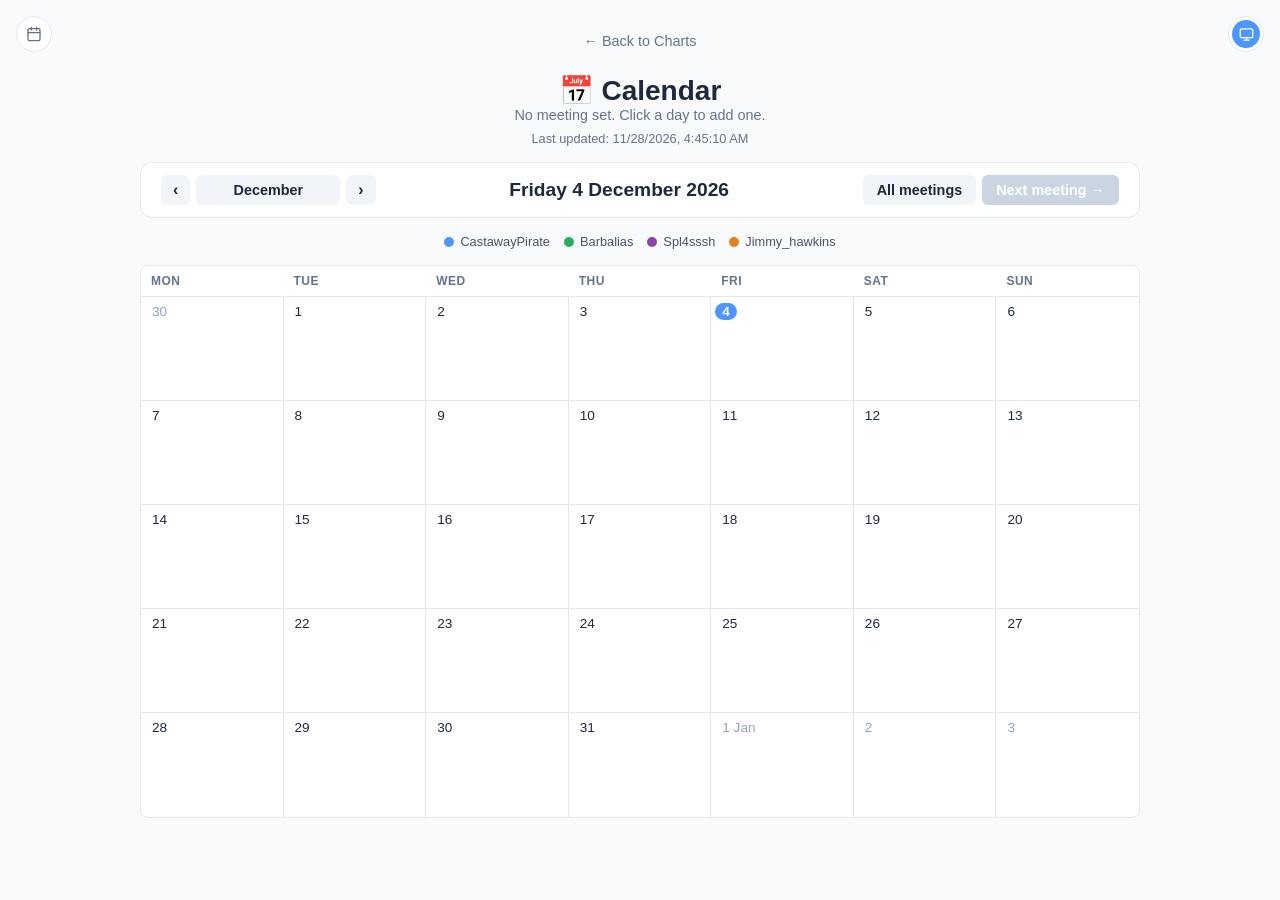
<file: calendar.html>
<!DOCTYPE html>
<html lang="en">
<head>
<meta charset="UTF-8">
<meta name="viewport" content="width=device-width, initial-scale=1.0">
<title>Grind Grid — Calendar</title>
<link rel="icon" href="data:image/svg+xml,<svg xmlns='http://www.w3.org/2000/svg' viewBox='0 0 100 100'><text y='.9em' font-size='90'>📈</text></svg>">
<script src="theme.js"></script>
<link rel="stylesheet" href="theme.css">
<style>
:root{--meeting-bg:#e0ecff;--meeting-hover:#d4e4ff;--meeting-text:#1d4ed8;--past-hover:#e9eef4}
:root[data-theme="dark"]{--meeting-bg:rgba(77,150,255,0.16);--meeting-hover:rgba(77,150,255,0.24);--meeting-text:#93c5fd;--past-hover:#2a2a44}
*{margin:0;padding:0;box-sizing:border-box}
body{font-family:-apple-system,BlinkMacSystemFont,'Segoe UI',Roboto,sans-serif;background:var(--bg);color:var(--text);padding:2rem 1rem}
.container{max-width:1000px;margin:0 auto}
.nav{text-align:center;margin-bottom:1.5rem}
.nav a{color:var(--muted);text-decoration:none;font-size:0.9rem}
.nav a:hover{color:var(--text)}
h1{font-size:1.75rem;font-weight:700;text-align:center}
.subtitle{text-align:center;color:var(--muted);margin-bottom:0.5rem;font-size:0.9rem}
.subtitle strong{color:var(--text)}
.updated{text-align:center;color:var(--muted);margin-bottom:1rem;font-size:0.8rem}
.error{text-align:center;padding:1rem;margin-bottom:1rem;color:var(--error-text);background:var(--error-bg);border-radius:8px;border:1px solid var(--error-border)}
.toolbar{display:flex;justify-content:space-between;align-items:center;gap:12px;flex-wrap:wrap;margin-bottom:1rem;background:var(--surface);padding:12px 20px;border-radius:12px;border:1px solid var(--border)}
.toolbar-group{display:flex;align-items:center;gap:6px}
.toolbar h2{font-size:1.2rem;font-weight:600;text-align:center}
.month-btn{min-width:9rem}
.btn{border:none;border-radius:6px;padding:7px 14px;font-size:0.9rem;font-family:inherit;font-weight:600;cursor:pointer}
.btn-primary{background:var(--accent);color:#fff}
.btn-primary:hover{background:var(--accent-hover)}
.btn-primary:disabled{background:var(--divider);cursor:default}
.btn-secondary{background:var(--surface-alt);color:var(--text)}
.btn-secondary:hover{background:var(--surface-hover)}
.btn-arrow{padding:7px 12px;font-size:1rem;line-height:1}
.btn-danger{background:var(--surface);color:var(--error-text);border:1px solid var(--error-border)}
.btn-danger:hover{background:var(--error-bg)}
.legend{display:flex;justify-content:center;flex-wrap:wrap;gap:4px 14px;margin-bottom:1rem;font-size:0.8rem;color:var(--text-soft)}
.legend span{display:inline-flex;align-items:center;gap:6px}
.dot{display:inline-block;width:10px;height:10px;border-radius:50%;flex:none}
.calendar{background:var(--surface);border:1px solid var(--border);border-radius:8px;overflow:hidden}
.weekdays,.grid{display:grid;grid-template-columns:repeat(7,minmax(0,1fr))}
.weekdays div{padding:8px 10px;font-size:0.75rem;font-weight:600;color:var(--muted);text-transform:uppercase;letter-spacing:.04em;border-bottom:1px solid var(--border)}
.cell{position:relative;min-height:104px;padding:6px 8px;border-right:1px solid var(--border);border-bottom:1px solid var(--border);cursor:pointer;display:flex;flex-direction:column;gap:6px;transition:background .12s}
.cell:nth-child(7n){border-right:none}
.cell:nth-last-child(-n+7){border-bottom:none}
.cell:hover{background:var(--surface-alt)}
.cell:focus-visible{outline:2px solid var(--accent);outline-offset:-2px}
.cell-head{display:flex;justify-content:space-between;align-items:center;gap:4px}
.day-num{font-size:0.85rem;font-weight:500;padding:1px 7px;margin-left:-4px;border-radius:999px;white-space:nowrap}
.other-month .day-num{color:var(--faint)}
.other-month .dots{opacity:.5}
.today .day-num{background:var(--accent);color:#fff;font-weight:700}
.next-tag{font-size:0.65rem;font-weight:700;text-transform:uppercase;letter-spacing:.05em;color:#fff;background:var(--accent);border-radius:4px;padding:1px 5px}
.meeting-time{font-size:0.8rem;font-weight:600;white-space:nowrap;overflow:hidden;text-overflow:ellipsis}
.meeting-upcoming{background:var(--meeting-bg);box-shadow:inset 0 0 0 2px var(--accent)}
.meeting-upcoming:hover{background:var(--meeting-hover)}
.meeting-upcoming .meeting-time{color:var(--meeting-text)}
.meeting-past{background:var(--surface-alt)}
.meeting-past:hover{background:var(--past-hover)}
.meeting-past .meeting-time{color:var(--muted)}
.meeting-local{margin-top:-4px;font-size:0.7rem;color:var(--muted);white-space:nowrap;overflow:hidden;text-overflow:ellipsis}
.dots{display:flex;flex-wrap:wrap;gap:4px;margin-top:auto}
#dotTip{position:fixed;z-index:1002;pointer-events:none;padding:6px 8px;background:rgba(0,0,0,0.8);border-radius:6px;color:#fff;font:bold 13px 'Courier New',Courier,monospace;white-space:nowrap}
#dotTip[hidden]{display:none}
#dayBox{position:fixed;top:50%;left:50%;transform:translate(-50%,-50%);z-index:1000;width:360px;max-width:calc(100vw - 2rem);background:var(--surface);border:1px solid var(--border);border-radius:12px;padding:16px;box-shadow:var(--shadow)}
#dayBox[hidden]{display:none}
.day-box-head{display:flex;justify-content:space-between;align-items:center;margin-bottom:12px}
.day-title{font-size:1.05rem;font-weight:700}
.day-close{background:none;border:none;font-size:1.3rem;line-height:1;color:var(--muted);cursor:pointer;padding:2px 6px;border-radius:6px}
.day-close:hover{background:var(--surface-alt);color:var(--text)}
.section-label{font-size:0.7rem;font-weight:700;text-transform:uppercase;letter-spacing:.05em;color:var(--muted);margin-bottom:6px}
.day-hours{list-style:none;margin-bottom:14px;font-size:0.9rem}
.day-hours li{display:flex;align-items:center;gap:8px;padding:3px 0}
.day-hours .hours{margin-left:auto;font:bold 13px 'Courier New',Courier,monospace}
.day-hours .none{color:var(--faint)}
.day-empty{color:var(--faint);font-size:0.85rem;margin-bottom:14px}
.meeting-view{font-size:0.95rem;font-weight:600}
.meeting-form,.meeting-unlock{display:flex;flex-wrap:wrap;gap:8px;margin-top:4px}
.meeting-form[hidden],.meeting-unlock[hidden],.meeting-view[hidden]{display:none}
.meeting-form input,.meeting-unlock input{background:var(--input-bg);color:var(--text);border:1px solid var(--border);border-radius:6px;padding:6px 10px;font-size:0.9rem;font-family:inherit}
.meeting-form input:focus,.meeting-unlock input:focus{outline:none;border-color:var(--accent)}
.meeting-form input[type=date]{flex:1 1 140px}
.meeting-form input[type=time]{flex:1 1 90px}
.meeting-unlock input{flex:1;min-width:0}
.zone-hint{width:100%;font-size:0.8rem;color:var(--muted)}
.zone-hint[hidden]{display:none}
.form-buttons{display:flex;gap:8px;width:100%}
.form-buttons .btn-primary{flex:1}
.day-status{min-height:1.2em;margin-top:8px;font-size:0.85rem;color:var(--muted)}
#meetingsBox{position:fixed;top:50%;left:50%;transform:translate(-50%,-50%);z-index:1000;width:400px;max-width:calc(100vw - 2rem);max-height:calc(100vh - 4rem);overflow-y:auto;background:var(--surface);border:1px solid var(--border);border-radius:12px;padding:16px;box-shadow:var(--shadow)}
#meetingsBox[hidden]{display:none}
.meeting-list{list-style:none;margin:0 -8px 12px}
.meeting-list[hidden],.meetings-box .section-label[hidden],.meetings-box .day-empty[hidden]{display:none}
.meeting-list button{display:flex;align-items:baseline;gap:10px;width:100%;padding:7px 8px;border:none;border-radius:6px;background:none;color:var(--text);font:inherit;font-size:0.9rem;text-align:left;cursor:pointer}
.meeting-list button:hover{background:var(--surface-alt)}
.meeting-list button:focus-visible{outline:2px solid var(--accent);outline-offset:-2px}
.meeting-list .when{flex:1;min-width:0}
.meeting-list .clock-time{font-weight:600}
.meeting-list .side{flex:none;color:var(--muted);font-size:0.8rem;white-space:nowrap}
.meeting-list .is-next .side{color:var(--accent);font-weight:700}
.meeting-list .past{color:var(--muted)}
.meeting-list .past .clock-time{font-weight:500}
#toast{position:fixed;bottom:1.5rem;left:50%;transform:translateX(-50%);z-index:1001;max-width:calc(100vw - 2rem);padding:8px 14px;background:#7f1d1d;border-radius:6px;color:#fff;font:bold 13px 'Courier New',Courier,monospace}
#toast[hidden]{display:none}
@media (max-width:640px){
  body{padding:1.5rem 1rem}
  .toolbar{padding:10px 12px;justify-content:center}
  .toolbar h2{order:-1;width:100%}
  .weekdays div{padding:6px 4px;font-size:0.65rem;text-align:center;letter-spacing:0}
  .cell{min-height:68px;padding:4px;gap:3px}
  .day-num{font-size:0.75rem;padding:0 5px;margin-left:0}
  .next-tag{display:none}
  .meeting-time{font-size:0.65rem}
  .meeting-time .clock{display:none}
  .meeting-local{font-size:0.6rem;margin-top:-2px}
  .dots{gap:3px}
  .cell .dot{width:7px;height:7px}
}
</style>
</head>
<body>
<div class="container">
<div class="nav"><a href="index.html">← Back to Charts</a></div>

<h1>📅 Calendar</h1>
<p class="subtitle" id="nextLine">Loading meetings…</p>
<p class="updated" id="updated"></p>

<div id="dataError"></div>

<div class="toolbar">
  <div class="toolbar-group">
    <button class="btn btn-secondary btn-arrow" id="prevMonth" aria-label="Previous month">‹</button>
    <button class="btn btn-secondary month-btn" id="todayBtn" title="Go to today"></button>
    <button class="btn btn-secondary btn-arrow" id="nextMonth" aria-label="Next month">›</button>
  </div>
  <h2 id="todayTitle"></h2>
  <div class="toolbar-group">
    <button class="btn btn-secondary" id="allMeetingsBtn" aria-haspopup="dialog" aria-expanded="false" aria-controls="meetingsBox">All meetings</button>
    <button class="btn btn-primary" id="nextMeetingBtn">Next meeting →</button>
  </div>
</div>

<div class="legend" id="legend"></div>

<div class="calendar">
  <div class="weekdays" aria-hidden="true">
    <div>Mon</div><div>Tue</div><div>Wed</div><div>Thu</div><div>Fri</div><div>Sat</div><div>Sun</div>
  </div>
  <div class="grid" id="grid"></div>
</div>
</div>

<script src="common.js"></script>
<script src="reminder.js"></script>
<script src="calendar.js"></script>
</body>
</html>
</file>
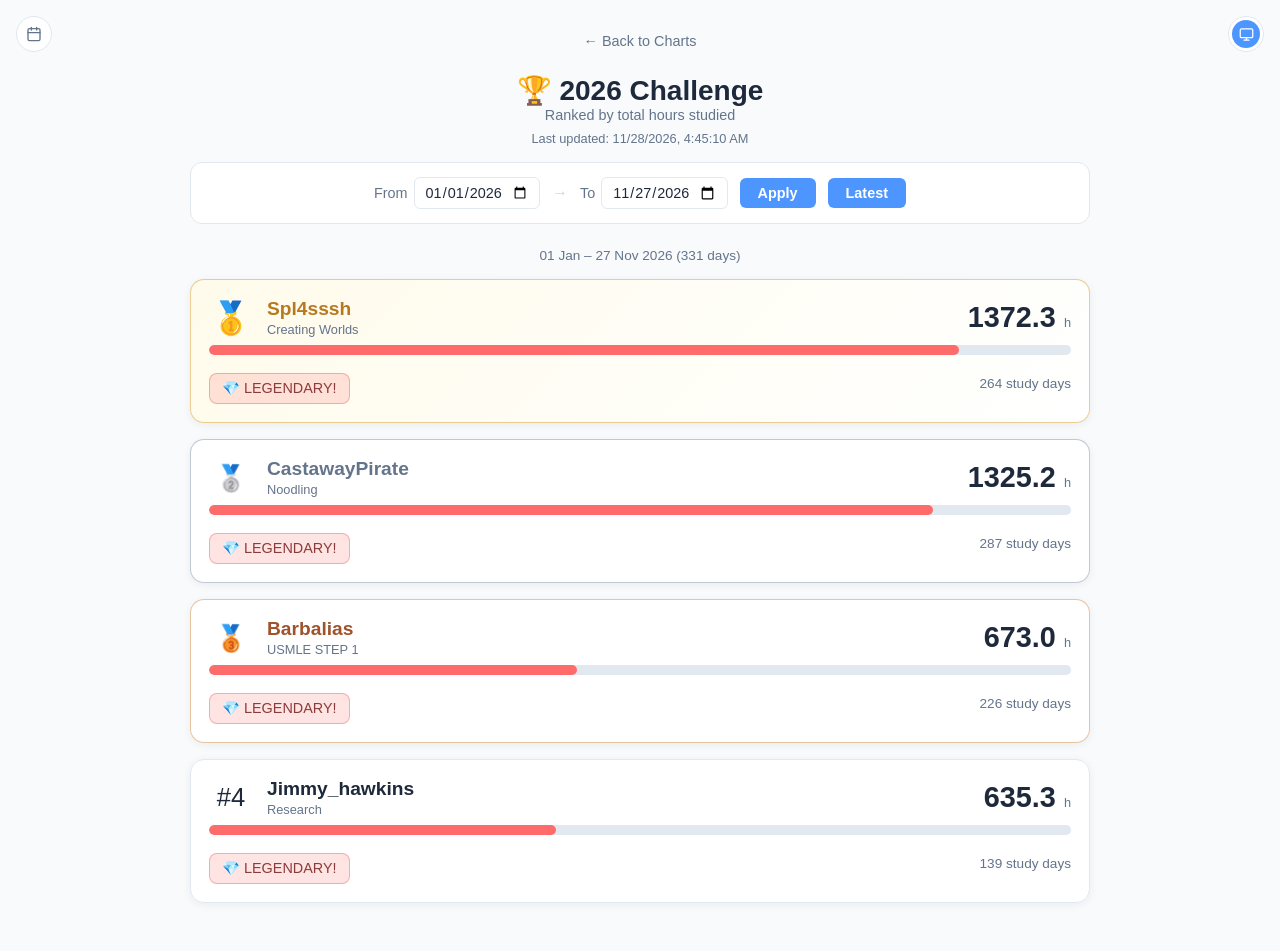
<file: challenge.html>
<!DOCTYPE html>
<html lang="en">
<head>
<meta charset="UTF-8">
<meta name="viewport" content="width=device-width, initial-scale=1.0">
<title>Grind Grid — Challenge</title>
<link rel="icon" href="data:image/svg+xml,<svg xmlns='http://www.w3.org/2000/svg' viewBox='0 0 100 100'><text y='.9em' font-size='90'>📈</text></svg>">
<script src="theme.js"></script>
<link rel="stylesheet" href="theme.css">
<style>
:root{--card-from:#fff;--card-to:#fff;--card-shadow:0 2px 10px rgba(15,23,42,.06);--rank1-from:#fffbeb;--rank1-to:#fff;--rank1-border:rgba(214,158,46,0.5);--rank2-border:rgba(148,163,184,0.6);--rank3-border:rgba(205,127,50,0.45);--gold:#b7791f;--silver:#64748b;--bronze:#a0522d;--track:#e2e8f0}
:root[data-theme="dark"]{--card-from:#1e1e2e;--card-to:#2a2a3e;--card-shadow:0 4px 20px rgba(0,0,0,0.3);--rank1-from:#1a1a2e;--rank1-to:#2a2a1e;--rank1-border:rgba(255,215,0,0.3);--rank2-border:rgba(192,192,192,0.2);--rank3-border:rgba(205,127,50,0.2);--gold:#ffd700;--silver:#c0c0c0;--bronze:#cd7f32;--track:#333}
*{margin:0;padding:0;box-sizing:border-box}
body{font-family:-apple-system,BlinkMacSystemFont,'Segoe UI',Roboto,sans-serif;background:var(--bg);color:var(--text);padding:2rem 1rem}
.container{max-width:900px;margin:0 auto}
.nav{text-align:center;margin-bottom:1.5rem}
.nav a{color:var(--muted);text-decoration:none;font-size:0.9rem}
.nav a:hover{color:var(--text)}
h1{font-size:1.75rem;font-weight:700;text-align:center}
.subtitle{text-align:center;color:var(--muted);margin-bottom:0.5rem;font-size:0.9rem}
.updated{text-align:center;color:var(--muted);margin-bottom:1rem;font-size:0.8rem}
.range-picker{display:flex;justify-content:center;align-items:center;gap:12px;flex-wrap:wrap;margin-bottom:1.5rem;background:var(--surface);padding:14px 20px;border-radius:12px;border:1px solid var(--border)}
.range-picker label{color:var(--muted);font-size:0.9rem;display:flex;align-items:center;gap:6px}
.range-picker input[type=date]{background:var(--input-bg);color:var(--text);border:1px solid var(--border);border-radius:6px;padding:6px 10px;font-size:0.9rem;font-family:inherit}
.range-picker input[type=date]:focus{outline:none;border-color:var(--accent)}
.range-picker button{background:var(--accent);color:white;border:none;border-radius:6px;padding:7px 18px;font-size:0.9rem;cursor:pointer;font-weight:600}
.range-picker button:hover{background:var(--accent-hover)}
.range-label{text-align:center;color:var(--muted);font-size:0.85rem;margin-bottom:1rem}
.leader-card{background:linear-gradient(135deg,var(--card-from),var(--card-to));border:1px solid var(--border);border-radius:14px;padding:18px;margin-bottom:16px;box-shadow:var(--card-shadow)}
.leader-card.rank-1{border-color:var(--rank1-border);background:linear-gradient(135deg,var(--rank1-from),var(--rank1-to))}
.leader-card.rank-2{border-color:var(--rank2-border)}
.leader-card.rank-3{border-color:var(--rank3-border)}
.rank-row{display:flex;align-items:center;gap:14px}
.rank-badge{font-size:1.6rem;width:44px;text-align:center}
.rank-1 .rank-badge{font-size:2rem}
.player-info{flex:1}
.player-name{font-size:1.2rem;font-weight:600}
.rank-1 .player-name{color:var(--gold)}
.rank-2 .player-name{color:var(--silver)}
.rank-3 .player-name{color:var(--bronze)}
.player-habit{font-size:0.8rem;color:var(--muted);margin-top:2px}
.total-hours{font-size:1.8rem;font-weight:700;text-align:right;min-width:120px}
.total-hours small{font-size:0.8rem;font-weight:400;color:var(--muted)}
.progress-wrap{background:var(--track);height:10px;border-radius:8px;overflow:hidden;margin-top:8px}
.progress-bar{height:100%;border-radius:8px;transition:width 0.6s}
.achievement{margin-top:10px;font-size:0.9rem;padding:6px 12px;border-radius:8px;display:inline-block;color:var(--ach);background:color-mix(in srgb,var(--ach) 13%,transparent);border:1px solid color-mix(in srgb,var(--ach) 27%,transparent)}
:root[data-theme="light"] .achievement{color:color-mix(in srgb,var(--ach) 55%,#000);background:color-mix(in srgb,var(--ach) 18%,transparent);border-color:color-mix(in srgb,var(--ach) 50%,transparent)}
.study-days{font-size:0.85rem;color:var(--muted)}
.achievement-box{display:flex;justify-content:space-between;align-items:center;flex-wrap:wrap;margin-top:8px}
.error{text-align:center;padding:2rem;color:var(--error-text)}
</style>
</head>
<body>
<div class="container">
<div class="nav"><a href="index.html">← Back to Charts</a></div>

<h1 id="h1Title">🏆 Challenge</h1>
<p class="subtitle" id="subtitle">Ranked by total hours studied</p>
<p class="updated" id="updated"></p>

<div class="range-picker">
  <label>From <input type="date" id="dateFrom"></label>
  <span style="color:var(--divider)">→</span>
  <label>To <input type="date" id="dateTo"></label>
  <button id="applyBtn">Apply</button>
  <button id="latestBtn">Latest</button>
</div>

<div id="rangeLabel" class="range-label"></div>
<div id="leaderboard"></div>
</div>

<script src="common.js"></script>
<script src="reminder.js"></script>
<script>
const ACHIEVEMENTS = [
  { min: 500, label: '💎 LEGENDARY!', color: '#ff6b6b' },
  { min: 450, label: '🌟 GALAXIAN KING!', color: '#feca57' },
  { min: 400, label: '👑 SUPER SAIYAN KING!', color: '#ffd93d' },
  { min: 350, label: '🎖 DEFENDER!', color: '#6bcb77' },
  { min: 300, label: '🔥 MASTER!', color: '#ff6b6b' },
  { min: 250, label: '🏵 GENERAL!', color: '#4d96ff' },
  { min: 200, label: '⚔ WARRIOR!', color: '#ff9f43' },
  { min: 150, label: '🌿 OLYMPIAN!', color: '#1dd1a1' },
  { min: 100, label: '🥇 CHAMPION!', color: '#ffd700' },
  { min: 50,  label: '🥈 ELITE!', color: '#c0c0c0' },
  { min: 25,  label: '🥉 BEST OF YOUR TEAM!', color: '#cd7f32' },
  { min: 1,   label: '✨ TALENT!', color: '#a29bfe' }
];

const MEDALS = ['🥇', '🥈', '🥉'];

function getAchievement(total) {
  for (const a of ACHIEVEMENTS) {
    if (total >= a.min) return a;
  }
  return { label: '🌱 BEGINNER!', color: '#636e72' };
}

function render(startIdx, endIdx) {
  const users = jsonData.users;
  setChallengeTitle(startIdx, endIdx);

  const rangeLabel = document.getElementById('rangeLabel');
  rangeLabel.textContent = formatRangeLabel(idxToDate(startIdx), idxToDate(endIdx))
    + ' (' + (endIdx - startIdx + 1) + ' days)';

  const ranked = users.map(u => {
    const slice = sliceWithPadding(u.daily, startIdx, endIdx);
    const total = slice.reduce((a, b) => a + b, 0);
    const studyDays = slice.filter(v => v > 0).length;
    return { ...u, total, studyDays };
  }).sort((a, b) => b.total - a.total);

  const container = document.getElementById('leaderboard');
  container.innerHTML = '';

  ranked.forEach((user, i) => {
    const rank = i + 1;
    const medal = i < 3 ? MEDALS[i] : '#' + rank;
    const goalMax = ranked[0].total * 1.15 || 1;
    const pct = Math.min(100, (user.total / goalMax) * 100);
    const ach = getAchievement(user.total);

    const card = document.createElement('div');
    card.className = 'leader-card' + (rank <= 3 ? ' rank-' + rank : '');

    card.innerHTML = `
      <div class="rank-row">
        <div class="rank-badge">${medal}</div>
        <div class="player-info">
          <div class="player-name"></div>
          <div class="player-habit"></div>
        </div>
        <div class="total-hours">${user.total.toFixed(1)} <small>h</small></div>
      </div>
      <div class="progress-wrap">
        <div class="progress-bar" style="width:${pct}%;background:${ach.color}"></div>
      </div>
      <div class="achievement-box">
        <span class="achievement" style="--ach:${ach.color}">${ach.label}</span>
        <span class="study-days">${user.studyDays} study days</span>
      </div>
    `;
    card.querySelector('.player-name').textContent = user.displayName;
    card.querySelector('.player-habit').textContent = user.habitTitle;

    container.appendChild(card);
  });
}

// The years of the range being shown, e.g. "2026 Challenge".
function setChallengeTitle(startIdx, endIdx) {
  const startYear = idxToDate(startIdx).getUTCFullYear();
  const endYear = idxToDate(endIdx).getUTCFullYear();
  document.getElementById('h1Title').textContent = '🏆 ' +
    (startYear === endYear ? startYear : startYear + '–' + endYear) + ' Challenge';
}

document.addEventListener('DOMContentLoaded', () => initRangePage({
  render,
  errorEl: document.getElementById('leaderboard')
}));
</script>
</body>
</html>
</file>
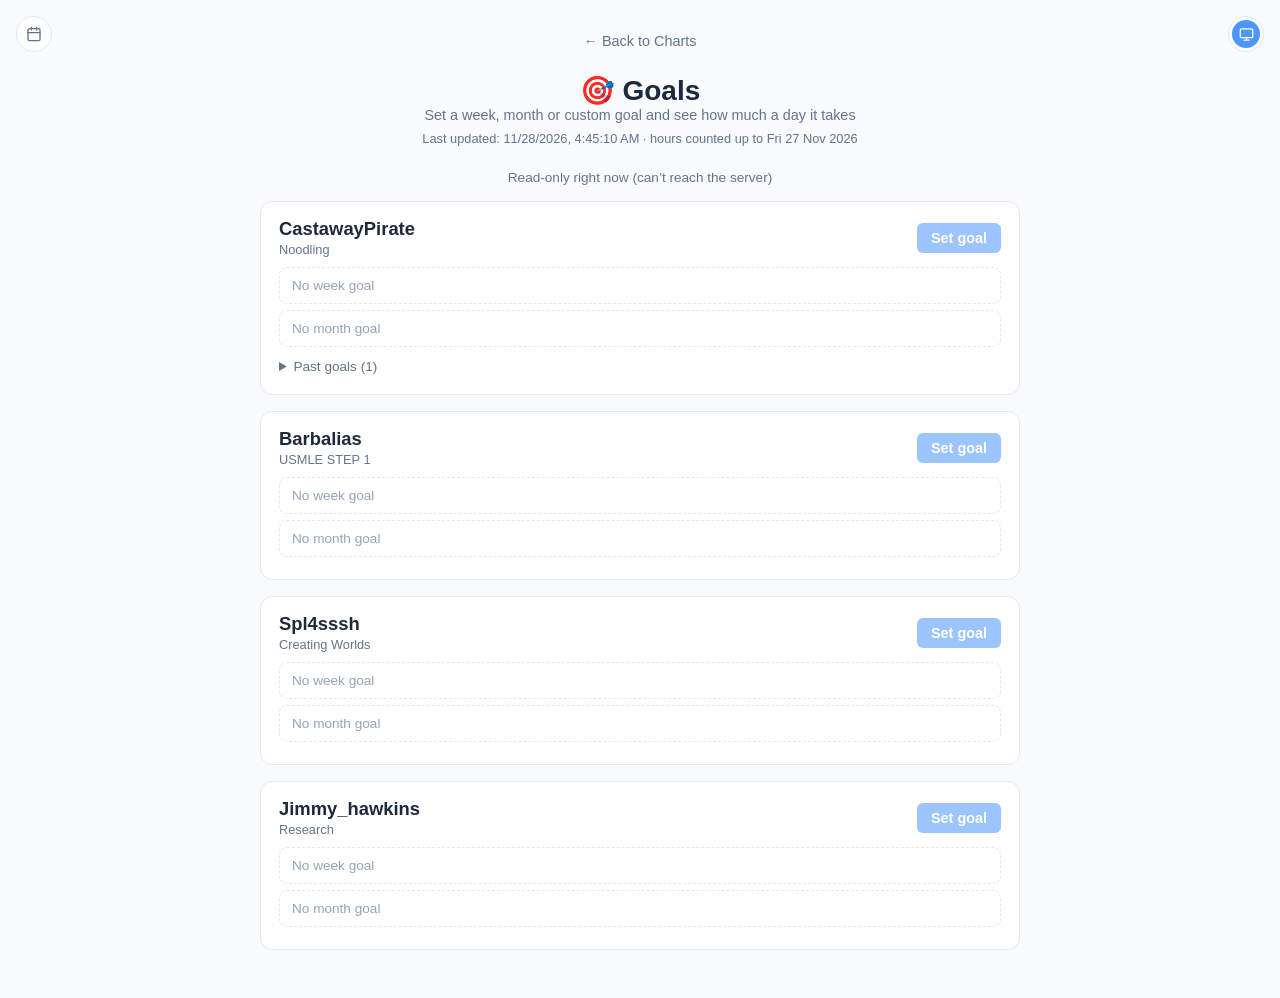
<file: goals.html>
<!DOCTYPE html>
<html lang="en">
<head>
<meta charset="UTF-8">
<meta name="viewport" content="width=device-width, initial-scale=1.0">
<title>Grind Grid — Goals</title>
<link rel="icon" href="data:image/svg+xml,<svg xmlns='http://www.w3.org/2000/svg' viewBox='0 0 100 100'><text y='.9em' font-size='90'>📈</text></svg>">
<script src="theme.js"></script>
<link rel="stylesheet" href="theme.css">
<style>
*{margin:0;padding:0;box-sizing:border-box}
body{font-family:-apple-system,BlinkMacSystemFont,'Segoe UI',Roboto,sans-serif;background:var(--bg);color:var(--text);padding:2rem 1rem}
.container{max-width:760px;margin:0 auto}
.nav{text-align:center;margin-bottom:1.5rem}
.nav a{color:var(--muted);text-decoration:none;font-size:0.9rem}
.nav a:hover{color:var(--text)}
h1{font-size:1.75rem;font-weight:700;text-align:center}
.subtitle{text-align:center;color:var(--muted);margin-bottom:0.5rem;font-size:0.9rem}
.updated{text-align:center;color:var(--muted);margin-bottom:1.5rem;font-size:0.8rem}
.read-only{text-align:center;color:var(--muted);font-size:0.85rem;margin-bottom:1rem}
.read-only[hidden]{display:none}
.error{text-align:center;padding:2rem;color:var(--error-text);background:var(--error-bg);border-radius:8px;border:1px solid var(--error-border)}
.btn{border:none;border-radius:6px;padding:7px 14px;font-size:0.9rem;font-family:inherit;font-weight:600;cursor:pointer}
.btn:disabled{cursor:default;opacity:.55}
.btn-primary{background:var(--accent);color:#fff}
.btn-primary:not(:disabled):hover{background:var(--accent-hover)}
.btn-secondary{background:var(--surface-alt);color:var(--text)}
.btn-secondary:not(:disabled):hover{background:var(--surface-hover)}
.btn-danger{background:var(--surface);color:var(--error-text);border:1px solid var(--error-border)}
.btn-danger:not(:disabled):hover{background:var(--error-bg)}
.btn-small{padding:4px 10px;font-size:0.8rem}
.btn[hidden]{display:none}

.goal-card{background:var(--surface);border:1px solid var(--border);border-radius:12px;padding:16px 18px;margin-bottom:16px}
.goal-card-head{display:flex;justify-content:space-between;align-items:center;gap:12px;margin-bottom:10px}
.goal-user{font-size:1.15rem;font-weight:700}
.goal-habit{font-size:0.8rem;color:var(--muted);margin-top:2px}
.goal-row{display:block;width:100%;margin:0 0 6px;padding:10px 12px;border:1px solid var(--border);border-radius:8px;background:none;color:var(--text);font:inherit;text-align:left;cursor:pointer;transition:background .12s}
.goal-row:not(:disabled):hover{background:var(--surface-alt)}
.goal-row:disabled{cursor:default}
.goal-row:focus-visible{outline:2px solid var(--accent);outline-offset:-2px}
.goal-row.empty{color:var(--faint);font-size:0.85rem;border-style:dashed}
.goal-line{display:flex;justify-content:space-between;align-items:baseline;gap:10px;flex-wrap:wrap}
.goal-name{font-weight:600;font-size:0.95rem}
.goal-nums{font:bold 13px 'Courier New',Courier,monospace;color:var(--text-soft)}
.goal-bar{height:8px;margin:7px 0 6px;border-radius:999px;background:var(--surface-hover);overflow:hidden}
.goal-bar span{display:block;height:100%;border-radius:999px;background:var(--accent);transition:width .4s}
.goal-bar.reached span{background:var(--success)}
.goal-need{font-size:0.85rem;color:var(--text-soft)}
.goal-need strong{color:var(--text)}
.goal-need.reached{color:var(--success);font-weight:600}
.goal-was{margin-top:2px;font-size:0.85rem;color:var(--muted)}
.goal-was.up{color:var(--error-text)}
.goal-was.down{color:var(--success)}
.goal-need.out-of-reach{color:var(--error-text);font-weight:600}
.past-goals{margin-top:8px;font-size:0.85rem}
.past-goals summary{cursor:pointer;color:var(--muted);padding:4px 0}
.past-goals ul{list-style:none;margin-top:4px}
.past-goal{display:flex;justify-content:space-between;align-items:center;gap:10px;padding:5px 0;border-top:1px solid var(--border)}
.past-text{color:var(--text-soft)}
.past-text .goal-name{font-size:0.85rem;color:var(--text);margin-right:4px}
.met{color:var(--success);font-weight:600}
.missed{color:var(--error-text);font-weight:600}
.waiting{color:var(--muted);font-weight:600}

#goalBox{position:fixed;top:50%;left:50%;transform:translate(-50%,-50%);z-index:1000;width:680px;max-width:calc(100vw - 2rem);max-height:calc(100vh - 2rem);overflow-y:auto;background:var(--surface);border:1px solid var(--border);border-radius:12px;padding:16px;box-shadow:var(--shadow)}
#goalBox[hidden],.goal-tabs[hidden],.goal-body[hidden],.goal-unlock[hidden]{display:none}
.box-head{display:flex;justify-content:space-between;align-items:center;margin-bottom:12px}
.box-title{font-size:1.05rem;font-weight:700}
.box-close{background:none;border:none;font-size:1.3rem;line-height:1;color:var(--muted);cursor:pointer;padding:2px 6px;border-radius:6px}
.box-close:hover{background:var(--surface-alt);color:var(--text)}
.goal-tabs{display:flex;gap:4px;padding:3px;margin-bottom:14px;background:var(--surface-alt);border-radius:8px}
.goal-tab{flex:1;padding:6px;border:none;border-radius:6px;background:none;color:var(--muted);font:inherit;font-size:0.9rem;font-weight:600;cursor:pointer}
.goal-tab[aria-selected="true"]{background:var(--surface);color:var(--text);box-shadow:0 1px 3px rgba(0,0,0,.12)}
.goal-body{display:flex;flex-direction:column;gap:12px}
.goal-period{font-weight:700}
.goal-field{display:flex;align-items:center;gap:10px;flex-wrap:wrap}
.field-label{font-size:0.75rem;font-weight:700;text-transform:uppercase;letter-spacing:.05em;color:var(--muted)}
.goal-field .field-label{min-width:7.5rem}
.date-row{display:flex;gap:6px;flex-wrap:wrap;align-items:center}
.goal-body input,.goal-unlock input{background:var(--input-bg);color:var(--text);border:1px solid var(--border);border-radius:6px;padding:6px 8px;font-size:0.9rem;font-family:inherit}
.goal-body input:focus,.goal-unlock input:focus{outline:none;border-color:var(--accent)}
.goal-sum{display:flex;align-items:center;gap:8px 10px;flex-wrap:wrap}
.sum-part{display:inline-flex;align-items:baseline;gap:6px;white-space:nowrap}
.goal-logged{font-size:1.05rem}
.sum-caption{font-size:0.8rem;color:var(--muted)}
.op{font-weight:700;color:var(--muted)}
.duration{display:inline-flex;align-items:center;gap:3px}
.duration input{width:4.2rem;text-align:right}
.duration input[aria-label$="minutes"]{width:3.4rem}
.unit{color:var(--muted);font-size:0.85rem;margin-right:3px}
.goal-chips{display:flex;flex-wrap:wrap;gap:6px}
.goal-chips:empty{display:none}
.chip{padding:4px 10px;border:1px solid var(--border);border-radius:999px;background:var(--surface-alt);color:var(--text);font:inherit;font-size:0.8rem;cursor:pointer}
.chip:hover{border-color:var(--accent)}
.chip.best{border-color:var(--chart-monthly-goal)}
.chip.passed{color:var(--faint)}
.chip-note{font-size:0.75rem}
.goal-result{font-weight:600;color:var(--accent);min-height:1.2em}
.goal-result.invalid{color:var(--error-text)}
.form-buttons{display:flex;justify-content:flex-end;gap:8px}
/* Cancel then Save on the right; Delete, when there is one, on its own at the left. */
.form-buttons .btn-primary{order:2}
.form-buttons .btn-secondary{order:1}
.form-buttons .btn-danger{order:0;margin-right:auto}
.goal-unlock{display:flex;gap:8px}
.goal-unlock input{flex:1;min-width:0}
.goal-status{margin-top:10px;font-size:0.85rem;color:var(--muted)}
.goal-status:empty{display:none}
.custom-list{list-style:none}
.custom-list li{display:flex;align-items:center;gap:6px;padding:6px 0;border-bottom:1px solid var(--border)}
.custom-name{flex:1;font-size:0.9rem}
.goal-empty,.goal-hint{color:var(--faint);font-size:0.85rem}
#toast{position:fixed;bottom:1.5rem;left:50%;transform:translateX(-50%);z-index:1001;max-width:calc(100vw - 2rem);padding:8px 14px;background:#7f1d1d;border-radius:6px;color:#fff;font:bold 13px 'Courier New',Courier,monospace}
#toast[hidden]{display:none}
/* The message after saving a goal: fades in at the bottom, fades out by itself. */
#goalToast{position:fixed;bottom:1.5rem;left:50%;z-index:1001;display:flex;flex-direction:column;gap:2px;width:max-content;max-width:calc(100vw - 2rem);padding:10px 16px;background:var(--surface);border:1px solid var(--border);border-left:3px solid var(--accent);border-radius:10px;box-shadow:var(--shadow);color:var(--text);font-size:0.9rem;cursor:pointer;opacity:0;visibility:hidden;transform:translate(-50%,8px);transition:opacity .25s ease,transform .25s ease,visibility 0s linear .25s}
#goalToast.shown{opacity:1;visibility:visible;transform:translate(-50%,0);transition:opacity .25s ease,transform .25s ease,visibility 0s}
.toast-pace{font-size:0.7rem;font-weight:700;text-transform:uppercase;letter-spacing:.05em;color:var(--muted)}
@media (prefers-reduced-motion:reduce){#goalToast,#goalToast.shown{transition:none}}
@media (max-width:640px){
  body{padding:1.5rem 1rem}
  .goal-field .field-label{min-width:0;width:100%}
}
</style>
</head>
<body>
<div class="container">
<div class="nav"><a href="index.html">← Back to Charts</a></div>

<h1>🎯 Goals</h1>
<p class="subtitle">Set a week, month or custom goal and see how much a day it takes</p>
<p class="updated" id="updated"></p>
<p class="read-only" id="readOnly" hidden>Read-only right now (can’t reach the server)</p>

<div id="goals"></div>
</div>

<script src="common.js"></script>
<script src="reminder.js"></script>
<script src="goals.js"></script>
</body>
</html>
</file>
<file: theme.css>
/* Colors for every page. theme.js sets data-theme on <html> to "light" or "dark". */
:root{
  color-scheme:light;
  --bg:#f8fafc;
  --surface:#fff;
  --surface-alt:#f1f5f9;
  --surface-hover:#e2e8f0;
  --border:#e2e8f0;
  --text:#1e293b;
  --text-soft:#475569;
  --muted:#64748b;
  --faint:#94a3b8;
  --divider:#cbd5e1;
  --accent:#4d96ff;
  --accent-hover:#3b7de6;
  --input-bg:#fff;
  --error-text:#dc2626;
  --error-bg:#fef2f2;
  --error-border:#fecaca;
  --shadow:0 10px 30px rgba(15,23,42,.18);
  --chart-text:#666;
  --chart-grid:rgba(0,0,0,0.1);
  --chart-ink:#000;
  --chart-daily:#2c3e50;
  --chart-daily-fill:rgba(44,62,80,0.10);
  --chart-weekly:#27ae60;
  /* Goal lines are warm (orange for the week, gold for the month) so they stand apart from the cool hours lines. */
  --chart-weekly-goal:#d35400;
  --chart-monthly:#8e44ad;
  --chart-monthly-goal:#d4a017;
  --chart-free:#999;
  --chart-free-fill:rgba(153,153,153,0.2);
  --chart-study:#006400;
  --chart-study-fill:rgba(0,100,0,0.2);
  --success:#15803d;
}
:root[data-theme="dark"]{
  color-scheme:dark;
  --bg:#0f0f1a;
  --surface:#1a1a2e;
  --surface-alt:#23233a;
  --surface-hover:#2c2c46;
  --border:#2a2a40;
  --text:#e2e8f0;
  --text-soft:#cbd5e1;
  --muted:#94a3b8;
  --faint:#64748b;
  --divider:#475569;
  --input-bg:#0f0f1a;
  --error-text:#f87171;
  --error-bg:rgba(220,38,38,0.12);
  --error-border:rgba(248,113,113,0.35);
  --shadow:0 10px 30px rgba(0,0,0,.5);
  --chart-text:#94a3b8;
  --chart-grid:rgba(255,255,255,0.08);
  --chart-ink:#e2e8f0;
  --chart-daily:#a5b4cb;
  --chart-daily-fill:rgba(165,180,203,0.12);
  --chart-weekly:#4ade80;
  --chart-weekly-goal:#fb923c;
  --chart-monthly:#b77fd6;
  --chart-monthly-goal:#ffd700;
  --chart-free:#7c8499;
  --chart-free-fill:rgba(124,132,153,0.18);
  --chart-study:#22c55e;
  --chart-study-fill:rgba(34,197,94,0.2);
  --success:#4ade80;
}

.corner-tools{position:absolute;top:1rem;left:1rem;right:1rem;z-index:10;display:flex;justify-content:space-between;align-items:center;gap:8px;pointer-events:none}
.corner-tools>*{pointer-events:auto}
/* Closed, only the chosen theme shows; hovering (or tabbing in) opens the other two to its left. Clicking one slides
   the blue highlight over to it; the icons themselves only move when the switch closes (theme.js).
   Closed, the chosen button wears the blue itself, so it moves with its icon however the switch closes; the sliding
   highlight is only there while the switch is open. */
.theme-switch{position:relative;display:flex;padding:3px;background:var(--surface);border:1px solid var(--border);border-radius:999px;transition:background-color .4s,border-color .4s}
.theme-switch button{position:relative;display:flex;align-items:center;justify-content:center;flex:none;width:0;height:28px;margin:0;padding:0;overflow:hidden;opacity:0;border:none;border-radius:999px;background:none;color:var(--muted);cursor:pointer;transition:width .25s cubic-bezier(.4,0,.2,1),margin .25s cubic-bezier(.4,0,.2,1),opacity .2s ease,background-color .15s,color .2s}
.theme-switch button[aria-pressed="true"]{width:28px;opacity:1;color:#fff;background:var(--accent);transition:width .25s cubic-bezier(.4,0,.2,1),margin .25s cubic-bezier(.4,0,.2,1),opacity .2s ease,color .2s}
:is(.theme-switch:hover,.theme-switch.open,.theme-switch:has(:focus-visible)) button[aria-pressed="true"]{background:none}
:is(.theme-switch:hover,.theme-switch.open,.theme-switch:has(:focus-visible)) button{width:28px;opacity:1}
:is(.theme-switch:hover,.theme-switch.open,.theme-switch:has(:focus-visible)) button+button{margin-left:2px}
.theme-switch button:not([aria-pressed="true"]):hover{color:var(--text);background:var(--surface-alt)}
.theme-switch button:focus-visible{outline:2px solid var(--accent);outline-offset:-2px}
.theme-switch svg{width:15px;height:15px;flex:none;transform:scale(.6);transition:transform .25s cubic-bezier(.4,0,.2,1)}
.theme-switch button[aria-pressed="true"] svg,:is(.theme-switch:hover,.theme-switch.open,.theme-switch:has(:focus-visible)) svg{transform:none}
/* While the switch is open the highlight sits behind the chosen button, data-after buttons (30px each) from the right end.
   Closing, it heads for the right end with the chosen button and fades, handing over to the button's own blue. */
.theme-highlight{position:absolute;top:3px;right:3px;width:28px;height:28px;border-radius:999px;background:var(--accent);pointer-events:none;opacity:0;transition:transform .25s cubic-bezier(.4,0,.2,1),opacity .15s}
:is(.theme-switch:hover,.theme-switch.open,.theme-switch:has(:focus-visible)) .theme-highlight{opacity:1;transition:transform .25s cubic-bezier(.4,0,.2,1)}
:is(.theme-switch:hover,.theme-switch.open,.theme-switch:has(:focus-visible))[data-after="1"] .theme-highlight{transform:translateX(-30px)}
:is(.theme-switch:hover,.theme-switch.open,.theme-switch:has(:focus-visible))[data-after="2"] .theme-highlight{transform:translateX(-60px)}

/* Theme changes (theme.js) crossfade the page. The switch is kept out of the crossfade so its own animation stays live. */
::view-transition-group(*),::view-transition-old(*),::view-transition-new(*){animation-duration:.4s;animation-timing-function:cubic-bezier(.4,0,.2,1)}
.theme-switch{view-transition-name:theme-switch}
::view-transition-group(theme-switch),::view-transition-new(theme-switch){animation:none}
::view-transition-old(theme-switch){display:none}
/* Browsers without view transitions fade just the colors (the switch keeps its own transitions). */
html.theme-fading :not(.theme-switch,.theme-switch *),html.theme-fading ::before,html.theme-fading ::after{transition:background-color .4s ease,border-color .4s ease,color .4s ease,box-shadow .4s ease,fill .4s ease,stroke .4s ease!important}

/* Meeting reminder: a calendar icon in the top-left corner; clicking it shows the next meeting. */
.meeting-reminder{position:relative;order:-1}
.reminder-btn{position:relative;display:flex;align-items:center;justify-content:center;width:36px;height:36px;padding:0;border-radius:999px;background:var(--surface);border:1px solid var(--border);color:var(--muted);cursor:pointer;transition:color .15s,border-color .15s}
.reminder-btn svg{width:16px;height:16px}
.reminder-btn:hover{color:var(--text)}
.reminder-btn:focus-visible{outline:2px solid var(--accent);outline-offset:2px}
.reminder-btn.has-meeting{color:var(--accent);border-color:var(--accent)}
.reminder-btn.has-meeting::after{content:'';position:absolute;top:5px;right:5px;width:7px;height:7px;border-radius:50%;background:var(--accent);box-shadow:0 0 0 2px var(--surface)}
.reminder-tip{position:absolute;top:calc(100% + 8px);left:0;display:flex;flex-direction:column;align-items:flex-start;gap:2px;padding:8px 12px;background:var(--surface);border:1px solid var(--border);border-radius:8px;box-shadow:var(--shadow);color:var(--text);font-size:0.85rem;white-space:nowrap;visibility:hidden;opacity:0;transform:translateY(-4px);transition:opacity .15s ease,transform .15s ease,visibility 0s linear .15s}
.meeting-reminder.open .reminder-tip{visibility:visible;opacity:1;transform:none;transition:opacity .15s ease,transform .15s ease,visibility 0s}
.reminder-label{font-size:0.7rem;font-weight:700;text-transform:uppercase;letter-spacing:.05em;color:var(--muted)}
.reminder-when{font-weight:700}
.reminder-when:empty{display:none}
.reminder-timer{margin-top:4px;font:bold 1.15rem 'Courier New',Courier,monospace;font-variant-numeric:tabular-nums;color:var(--accent)}
.reminder-timer:empty,.reminder-countdown:empty{display:none}
.reminder-countdown{color:var(--muted)}
.reminder-link{margin-top:6px;color:var(--accent);font-size:0.8rem;font-weight:600;text-decoration:none}
.reminder-link:hover{text-decoration:underline}

@media (prefers-reduced-motion:reduce){
  .theme-switch,.theme-switch button,.theme-switch svg,.theme-highlight,.reminder-tip{transition:none}
}
@media (max-width:640px){
  .corner-tools{position:static;margin:-0.75rem 0 0.75rem}
}
</file>
